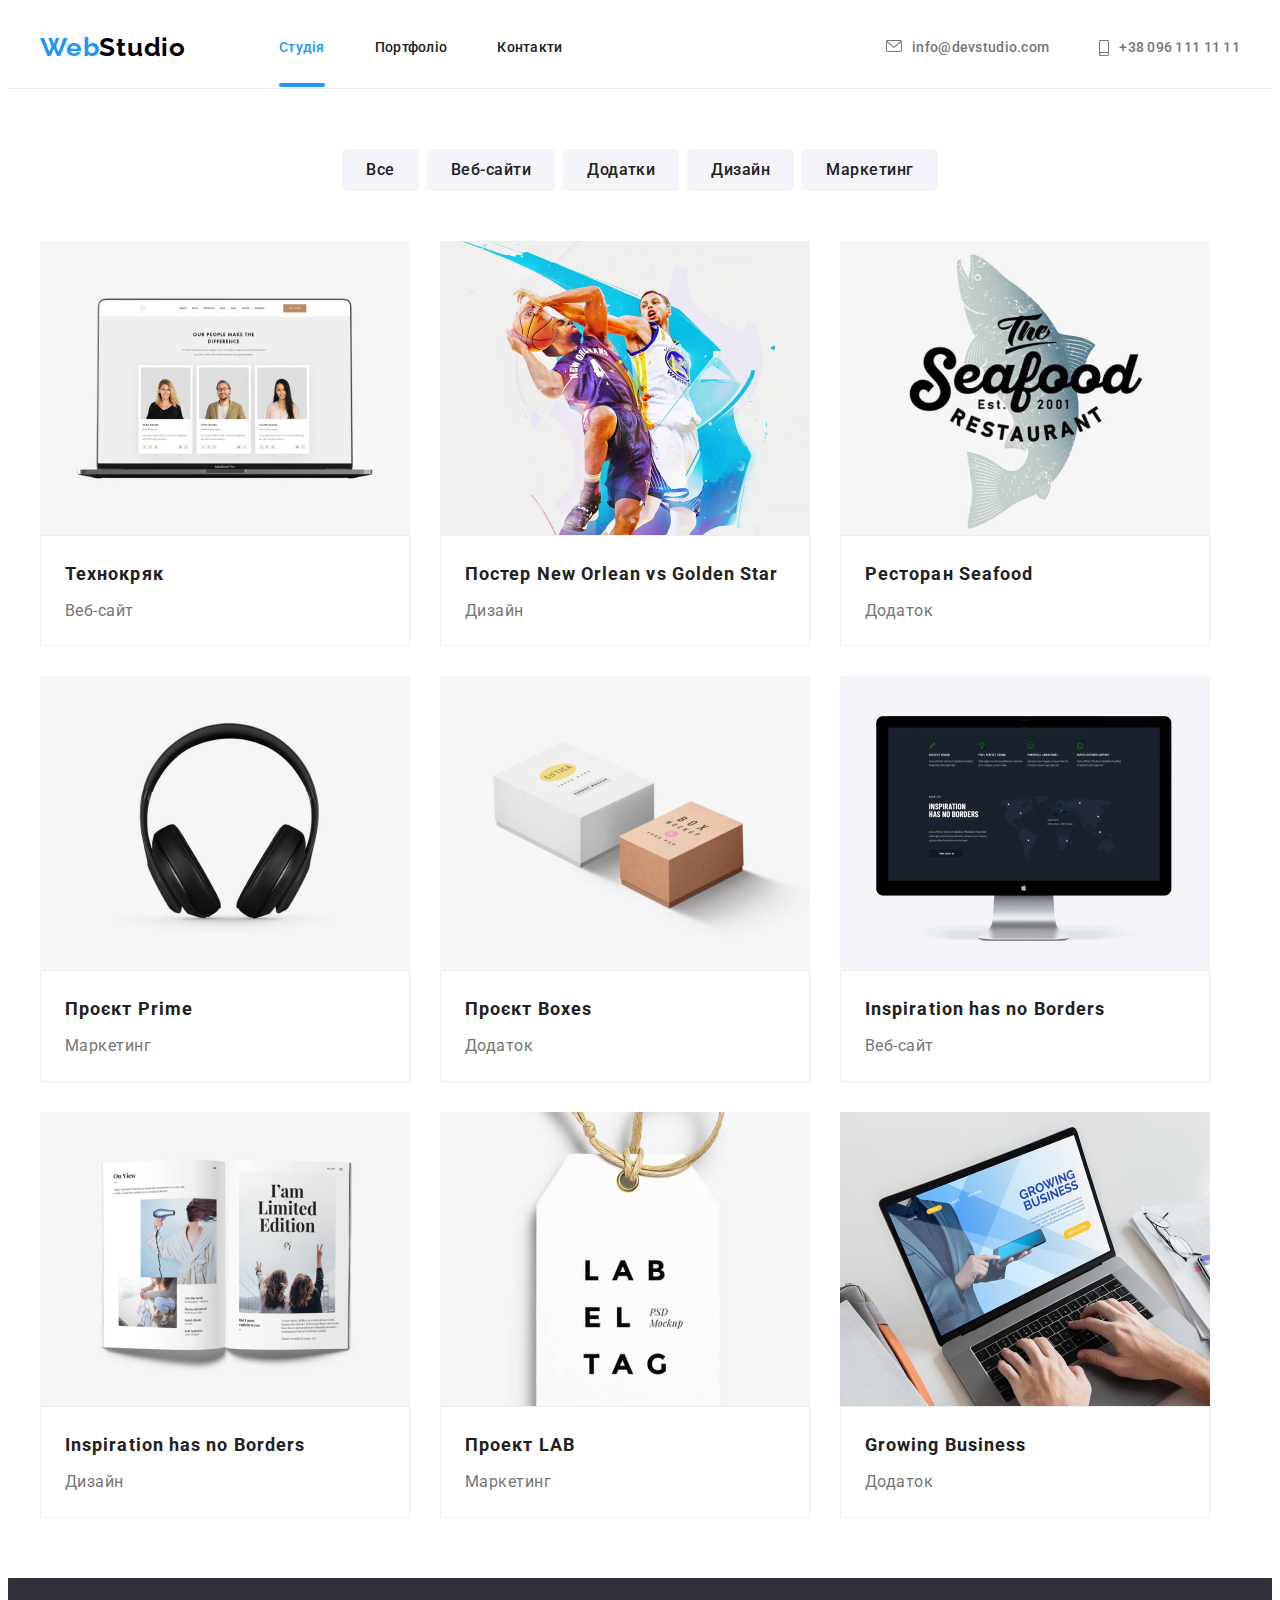
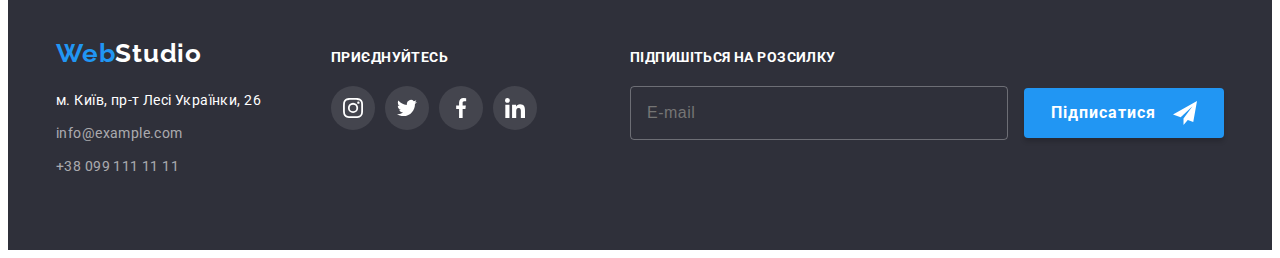
<file: portfolio.html>
<!DOCTYPE html>
<html lang="en">

<head>
    <meta charset="UTF-8">
    <meta http-equiv="X-UA-Compatible" content="IE=edge">
    <meta name="viewport" content="width=device-width, initial-scale=1.0">
    <title>Document</title>
    <link rel="stylesheet" href="https://cdnjs.cloudflare.com/ajax/libs/modern-normalize/1.1.0/modern-normalize.min.css"
        integrity="sha512-wpPYUAdjBVSE4KJnH1VR1HeZfpl1ub8YT/NKx4PuQ5NmX2tKuGu6U/JRp5y+Y8XG2tV+wKQpNHVUX03MfMFn9Q=="
        crossorigin="anonymous" referrerpolicy="no-referrer" />
    <link rel="preconnect" href="https://fonts.googleapis.com">
    <link rel="preconnect" href="https://fonts.gstatic.com" crossorigin>
    <link
        href="https://fonts.googleapis.com/css2?family=Raleway:wght@700&family=Roboto:wght@400;500;700;900&display=swap"
        rel="stylesheet">
    <link rel="stylesheet" href="./css/main.min.css" />
    <link rel="stylesheet" href="./css/styles.css">
</head>

<body>

    <!-- шапка сайта -->
<header class="header">
    <div class="container header__container">
        <a href="/" class="logo"><span class="header__logo">Web</span><span class="logo__part">Studio</span></a>

        <nav class="navigation header__navigation">
            <ul class="navigation__list list">
                <li class="navigation__item"><a href="./index.html"
                        class="navigation__link navigation__link--current link">Студія</a></li>
                <li class="navigation__item"><a href="./portfolio.html" class="navigation__link link ">Портфоліо</a>
                </li>
                <li class="navigation__item"><a href="./contacts.html" class="navigation__link link ">Контакти</a></li>
            </ul>
        </nav>
        <div class="connect">
            <ul class="connect__list list">
                <li class="connect__item">
                    <a href="mailto:info@devstudio.com">
                        <svg class="connect__icon" width="16px" height="12px">
                            <use href="./images/icons.svg#icon-envelopehover"></use>
                        </svg>

                        info@devstudio.com</a>
                </li>
                <li class="item">
                    <a href="tel:+380961111111">
                        <svg class="connect__icon" width="10px" height="16px">
                            <use href="./images/icons.svg#icon-smartphone2"></use>
                        </svg>
                        +38 096 111 11 11</a>
                </li>
            </ul>
        </div>

        <button type="button" class="menu-button menu-toggle js-open-menu" aril-expanded="false"
            aria-controls="mobile-menu">

            <svg width="40px" height="40px" aria-label=" Переключатель мобильного меню">

                <use class="mobile-menu__icon" href="./images/icons.svg#icon-menu_mb">_</use>
            </svg>
        </button>
    </div>
    <div class="menu-container js-menu-container" id="mobile-menu">
        <button type="button" class="menu-button menu-toggle js-close-menu" aria-controls="mobile-menu">
            <svg class="mobile-menu__icon" width="40" height="40" aria-label="Переключатель мобильного меню">
                <use class="icon-menu-close" href="./images/icons.svg#icon-menu_mb_close"></use>
            </svg>
        </button>

        <ul class="mobile-menu__nav">
            <li class="mobile-menu__item-nav">
                <a class="mobile-menu__link-nav mobile-menu__link-curent" href="./index.html">Студія</a>
            </li>
            <li class="mobile-menu__item-nav">
                <a class="mobile-menu__link-nav" href="./portfolio.html">Портфоліо</a>
            </li>
            <li class="mobile-menu__item-nav">
                <a href="" class="mobile-menu__link-nav">Контакти</a>
            </li>
        </ul>

        <ul class="mobile-menu__contacts">
            <li class="mobile-menu__item-contacts">
                <a href="tel:+380961111111" class="mobile-menu__link-phone">+38 096 111 11 11</a>
            </li>
            <li class="mobile-menu__item-contacts">
                <a href="mailto:info@devstudio.com" class="mobile-menu__link-email">info@devstudio.com</a>
            </li>
        </ul>

        <ul class="mobile-menu__socials">
            <li class="mobile-menu__item-socials">
                <a class="mobile-menu__link-socials" href="#" target="_blank" rel="noopener noreferrer">Instagram</a>
            </li>
            <li class="mobile-menu__item-socials">
                <a class="mobile-menu__link-socials" href="#" target="_blank" rel="noopener noreferrer">Twitter</a>
            </li>
            <li class="mobile-menu__item-socials">
                <a class="mobile-menu__link-socials" href="#" target="_blank" rel="noopener noreferrer">Facebook</a>
            </li>
            <li class="mobile-menu__item-socials">
                <a class="mobile-menu__link-socials" href="#" target="_blank" rel="noopener noreferrer">LinkedIn</a>
            </li>
        </ul>
    </div>


</header>

    <main class="main">
        <section class="section" 
        <div class="container__portfolio">
                <h1 class="visually__hidden">Приклади робіт</h1>
             <ul class="list buttons buttons__list">
                <li class="btn__item"><button type="button" class="portfolio__btn">Все</button></li>
                <li class="btn__item"><button type="button" class="portfolio__btn">Веб-сайти</button></li>
                <li class="btn__item"><button type="button" class="portfolio__btn">Додатки</button></li>
                <li class="btn__item"><button type="button" class="portfolio__btn">Дизайн</button></li>
                <li class="btn__item"><button type="button" class="portfolio__btn">Маркетинг</button></li>
                </ul>

            <div class="container portfolio">
                <ul class="list portfolio__list">
                    <li class="portfolio__card">
                        <a href="" class="link portfolio__link">
                            <div class="portfolio__thumb">
                            <img src="./images/website.jpg" width="370" alt="web-site">
                            <p class="portfolio__text">Ресурс пропонує комплексні пропозиції з різним рівнем функціоналу та сервісів. Все це дозволить відвідувачу отримати
                            вичерпні відомості про компанію чи приватну особу.</p>
                            </div>
                       
                        <div class="portfolio__container">
                        <h3 class="portfolio__title">Технокряк</h3>
                        <p class="portfolio__description">
                            Веб-сайт
                        </p>
                        </div>
                        </a>
                        </li>
                    <li class="portfolio__card">
                        <a href="" class="link portfolio__link">
                            <div class="portfolio__thumb">
                                <img src="./images/posterbasketball.jpg" width="370" alt="basketball">
                            <p class="portfolio__text">Ресурс пропонує комплексні пропозиції з різним рівнем функціоналу та сервісів. Все це дозволить відвідувачу отримати
                            вичерпні відомості про компанію чи приватну особу.</p>
                            </div>
                    <div class="portfolio__container">
                    <h3 class="portfolio__title">Постер New Orlean vs Golden Star</h3>
                    <p class="portfolio__description">Дизайн</p>
                    </div> 
                    </a>
                    </li>
                    <li class="portfolio__card">
                        <a href="" class="link portfolio__link">
                            <div class="portfolio__thumb">
                        <img src="./images/seafood.jpg" width="370" alt="poster-restourant">
                        <p class="portfolio__text">Ресурс пропонує комплексні пропозиції з різним рівнем функціоналу та сервісів. Все це дозволить
                            відвідувачу отримати
                            вичерпні відомості про компанію чи приватну особу.</p>
                        </div>
                        <div class="portfolio__container">
                        <h3 class="portfolio__title">Ресторан Seafood</h3>
                        <p class="portfolio__description">Додаток</p>
                        </div>
                        </a>
                    </li>
                    <li class="portfolio__card">
                        <a href="" class="link portfolio__link">
                            <div class="portfolio__thumb">
                        <img src="./images/headphones.jpg" width="370" alt="headphones">
                        <p class="portfolio__text">Ресурс пропонує комплексні пропозиції з різним рівнем функціоналу та сервісів. Все це дозволить
                            відвідувачу отримати
                            вичерпні відомості про компанію чи приватну особу.</p>
                        </div>
                        <div class="portfolio__container">
                            <h3 class="portfolio__title">Проєкт Prime</h3>
                            <p class="portfolio__description">Маркетинг</p>
                        </div>
                        </a>
                    </li>
                    <li class="portfolio__card">
                    <a href="" class="link portfolio__link">
                        <div class="portfolio__thumb">
                        <img src="./images/boxes.jpg" width="370" alt="boxes">
                        <p class="portfolio__text">Ресурс пропонує комплексні пропозиції з різним рівнем функціоналу та сервісів. Все це дозволить
                            відвідувачу отримати
                            вичерпні відомості про компанію чи приватну особу.</p>
                        </div>
                        <div class="portfolio__container">
                            <h3 class="portfolio__title">Проєкт Boxes</h3>
                            <p class="portfolio__description">Додаток</p>
                        </div>
                        </a>
                        </li>
                    <li class="portfolio__card">
                        <a href="" class="link portfolio__link">
                            <div class="portfolio__thumb">
                     <img src="./images/computer.jpg" width="370" alt="computer">
                    <p class="portfolio__text">Ресурс пропонує комплексні пропозиції з різним рівнем функціоналу та сервісів. Все це дозволить
                        відвідувачу отримати
                        вичерпні відомості про компанію чи приватну особу.</p>
                    </div>
                     <div class="portfolio__container">
                            <h3 class="portfolio__title">Inspiration has no Borders</h3>
                            <p class="portfolio__description">Веб-сайт</p>
                        </div>
                        </a>
                
                    </li>
                    <li class="portfolio__card">
                        <a href="" class="link portfolio__link">
                            <div class="portfolio__thumb">
                        <img src="./images/book.jpg" width="370" alt="book">
                        <p class="portfolio__text">Ресурс пропонує комплексні пропозиції з різним рівнем функціоналу та сервісів. Все це дозволить
                            відвідувачу отримати
                            вичерпні відомості про компанію чи приватну особу.</p>
                        </div>
                        <div class="portfolio__container">
                            <h3 class="portfolio__title">Inspiration has no Borders</h3>
                            <p class="portfolio__description">Дизайн</p>
                        </div>
                        </a>
                    </li>
                    <li class="portfolio__card">
                        <a href="" class="link portfolio__link">
                            <div class="portfolio__thumb">
                        <img src="./images/tag.jpg" width="370" alt="tag">
                        <p class="portfolio__text">Ресурс пропонує комплексні пропозиції з різним рівнем функціоналу та сервісів. Все це дозволить
                            відвідувачу отримати
                            вичерпні відомості про компанію чи приватну особу.</p>
                        </div>
                        <div class="portfolio__container">
                            <h3 class="portfolio__title">Проект LAB</h3>
                            <p class="portfolio__description">Маркетинг</p>
                        </div>
                        </a>
                    </li>
                    <li class="portfolio__card">
                        <a href="" class="link portfolio__link">
                            <div class="portfolio__thumb">
                        <img src="./images/laptop.jpg" width="370" alt="laptop">
                        <p class="portfolio__text">Ресурс пропонує комплексні пропозиції з різним рівнем функціоналу та сервісів. Все це дозволить
                            відвідувачу отримати
                            вичерпні відомості про компанію чи приватну особу.</p>
                        </div>
                        <div class="portfolio__container">
                            <h3 class="portfolio__title">Growing Business</h3>
                            <p class="portfolio__description">Додаток</p>
                        </div>
                        </a>
                    </li>
                </ul>
                </div>
        </div>
        </section>
    </main>
<footer class="footer">
    <div class="footer__container container">
        <div class="address">
            <div class="address__join">
                <a lang="en" class="address__logo footer__logo" href="./index.html"><span
                        class="address__logo--blue">Web</span>Studio
                </a>
                <ul class="address__list list">
                    <li>
                        <a target="_blank" class="address__link link"
                            href="https://www.google.com/maps/place/%D0%B1%D1%83%D0%BB.+%D0%9B%D0%B5%D1%81%D0%B8+%D0%A3%D0%BA%D1%80%D0%B0%D0%B8%D0%BD%D0%BA%D0%B8,+26,+%D0%9A%D0%B8%D0%B5%D0%B2,+02000/@50.4265807,30.5361971,17z/data=!3m1!4b1!4m5!3m4!1s0x40d4cf0e033ecbe9:0x57a4dffefec77da0!8m2!3d50.4265807!4d30.5383859">
                            м. Київ, пр-т Лесі Українки, 26
                        </a>
                    </li>
                    <li>
                        <a class="address__link address__mail" href="mailto:info@example.com">info@example.com</a>
                    </li>
                    <li>
                        <a class="address__link address__tel" href="tel:+380991111111">+38 099 111 11 11</a>
                    </li>
                </ul>
            </div>
            <!-- ПРИЄДНУЙТЕСЬ -->
            <div class="join footer__join">
                <p class="join__text">ПРИЄДНУЙТЕСЬ</p>
                <ul class="join__list">
                    <li class="join__item">
                        <a href="" class="join__link">
                            <svg class="join__icon" width="20" height="20">
                                <use href="./images/icons.svg#icon-instagram"></use>
                            </svg>
                        </a>
                    </li>
                    <li class="join__item">
                        <a href="" class="join__link link">
                            <svg class="join__icon" width="20" height="20">
                                <use href="./images/icons.svg#icon-twitter"></use>
                            </svg>
                        </a>
                    </li>
                    <li class="join__item">
                        <a href="" class="join__link link">
                            <svg class="join__icon" width="20" height="20">
                                <use href="./images/icons.svg#icon-facebook"></use>
                            </svg>
                        </a>
                    </li>
                    <li class="join__item">
                        <a href="" class="join__link link">
                            <svg class="join__icon" width="20" height="20">
                                <use href="./images/icons.svg#icon-linkedin"></use>
                            </svg>
                        </a>
                    </li>
                </ul>
            </div>
        </div>

        <!-- почта  -->

        <div class="mail footer__mail">
            <form action="#" class="mail__form">
                <p class="mail__text">Підпишіться на розсилку</p>
                <input type="email" class="mail__input" name="user-email" placeholder="E-mail" />

                <button type="submit" class="mail__btn cursor">
                    Підписатися
                    <svg class="mail__icon" width="24" height="24">
                        <use href="./images/icons.svg#icon-telegram"></use>
                    </svg>
                </button>
            </form>
        </div>
    </div>
</footer>
</body>

</html>
</file>
<file: css/styles.css>
p,
h1,
h2,
h3,
h4,
h5,
h6 {
    margin: 0;
}

ul,
ol {
    margin: 0;
    padding-left: 0;
}

body {
    font-family: "Roboto", sans-serif;
}



a {
    color: currentColor;
    text-decoration: none;
}

button {
    cursor: pointer;
}

img {
    display: block;
    max-width: 100%;
    height: auto;
}

.visually__hidden {
    position: absolute;
    width: 1px;
    height: 1px;
    margin: -1px;
    border: 0;
    padding: 0;
    white-space: nowrap;
    clip-path: inset(100%);
    clip: rect(0 0 0 0);
    overflow: hidden;
}


.list {
    list-style: none;
}

.link {
    text-decoration: none;
}

.container {
    width: 100%;
    padding-left: 15px;
    padding-right: 15px;
    margin: 0 auto;
}

@media screen and (min-width: 480px) {
    .container {
        max-width: 480px;
    }
}

@media screen and (min-width: 768px) {
    .container {
        max-width: 768px;
    }
}

@media screen and (min-width: 1200px) {
    .container {
        max-width: 1200px;
    }
}

.section {
    padding-top: 60px;
    padding-bottom: 60px;
}

@media screen and (min-width: 1200px) {
    .section {
        padding-top: 94px;
    }
}

/* --HEADER-- */

.header {
    height: 80px;
    background-color: #FFFFFF;
    border-bottom: 1px solid #ECECEC;
    font-weight: 500;
    font-size: 14px;
    line-height: 1.14;
}
@media screen and (min-width: 480px){
    .header{
        height: 60px;
    }
}
@media screen and (min-width: 768px){
    .header{
        height: 80px;
    }
    
}
@media  screen and (min-width: 1200px){
    .header{
        height: 80px;
    }
    
}

.header__container {
    display: flex;
    align-items: center;
}

.logo {
    font-family: 'Raleway';
    font-style: normal;
    font-weight: 700;
    font-size: 26px;
    line-height: 1.14;
    letter-spacing: 0.03em;
    color: #2196F3;
    text-decoration: none;
    padding: 24px 0;
    margin-top: 0;
    margin-bottom: 0;
    /* margin-right: 93px; */
}

@media screen and (min-width: 480px) {
    .logo {
        padding: 16px 0;
        /* margin-right: 276px; */
    }
}

@media screen and (min-width: 768px) {
    .logo {
        padding: 26px 0;
        margin-right: 88px;
    }
}

@media screen and (min-width: 1200px) {
    .logo {
        padding: 24px 0;
        margin-right: 93px;
    }
}

.header__logo {
    color: #2196F3;
}

.logo__part {
    color: #000000;
}


.navigation {
    color: #212121;
    font-size: 14px;
    line-height: 1.14;
    font-weight: 500;
    letter-spacing: 0.02em;
}

.header__navigation {
    display: flex;
    margin-right: 0;
    /* margin-left: 93px; */
    text-align: center;
    margin-bottom: 0;
    align-items: center;
}

.navigation__list {
    list-style: none;
    display: flex;
    padding: 0;
    /* margin-left: 93px; */

}

@media screen and (max-width: 767px) {
    .navigation__list {
        display: none;
    }
}

@media screen and (min-width: 768px) {
    .navigation__list {
        display: flex;
    }
}

.navigation__list .navigation__item:not(:last-child) {
    margin-right: 50px;
}

.navigation__link {
    align-items: center;
    display: flex;
    padding-top: 32px;
    padding-bottom: 32px;

    color: #212121;
    transition: color 250ms cubic-bezier(0.4, 0, 0.2, 1);
}

.navigation__link {
    font-weight: 500;
    font-size: 14px;
    line-height: 1.12;
    letter-spacing: 0.02em;
    color: #212121;
    text-decoration: none;
    display: block;

    transition: color 250ms cubic-bezier(0.4, 0, 0.2, 1);

}




.navigation__list .navigation__link:hover,
.navigation__list .navigation__link:focus {
    color: #2196F3;
}


.navigation__item {
    position: relative;
    margin-right: 50px;
}

.navigation__link--current::after {
    content: "";
    position: absolute;
    bottom: 0;
    left: 0;
    margin-bottom: 1px;
    width: 100%;
    height: 4px;
    border-radius: 2px;
    background-color: #2196F3;

}

@media screen and (max-width: 767px){
    .navigation__link--current::after{
        margin-bottom: 20px;
    }
    
}
@media screen and (min-width: 1200px){
    .navigation__link--current::after{
        margin-bottom: 1px;
    }
}

.navigation__link--current {
    color: #2196F3;
}



.connect {
    margin-left: auto;
}

.connect__list {
    display: flex;
}

@media screen and (max-width: 767px) {
    .connect__list {
        display: none;
    }
}

@media screen and (min-width: 768px) and (max-width: 1199px) {
    .connect__list {
        display: flex;
        align-items: flex-start;
        flex-direction: column;
    }
}

@media screen and (min-width: 1200px) {
    .connect__list {
        display: flex;
        align-items: center;
    }
}

.connect__list .connect__item:not(:last-child) {
    margin-right: 50px;
}

@media screen and (max-width: 1199px) {
    .connect__item:not(:last-child) {
        margin-bottom: 10px;
    }
}

@media screen and (min-width: 1200px) {
    .connect__item:not(:last-child) {
        margin-right: 30px;
    }
}

.connect__list a {
    color: #757575;
    display: flex;
    font-weight: 500;
    font-size: 14px;
    line-height: 1.14;
    letter-spacing: 0.02em;
    text-decoration: none;
    transition: color 250ms cubic-bezier(0.4, 0, 0.2, 1);
}

.connect__list a:hover,
.connect__list a:focus {
    color: #2196f3;
}

.connect__icon {
    fill: currentColor;
    margin-right: 10px;
}


.connect__item:first-child {
    margin-left: 0px;
}



/* --HERO-- */


.hero {
    max-width: 1600px;
    padding-top: 200px;
    padding-bottom: 200px;
    text-align: center;
    background-image: linear-gradient(rgba(47, 48, 58, 0.4), rgba(47, 48, 58, 0.4)), url(../images/Header\ img@1xsmall.jpg);
    background-repeat: no-repeat;
    background-position: center;
    background-size: cover;
    margin: 0 auto;
}

@media screen and (min-width: 480px) {
    .hero {
        background-image: linear-gradient(rgba(47, 48, 58, 0.4), rgba(47, 48, 58, 0.4)), url(../images/Header\ img@1xsmall.jpg);
    
    }
}

@media screen and (min-width: 480px) and (min-device-pixel-ratio: 2),
screen and (min-width: 480px) and (min-resolution: 192dpi),
screen and (min-width: 480px) and (min-resolution: 2dppx) {
    .hero {
        background-image: linear-gradient(rgba(47, 48, 58, 0.4), rgba(47, 48, 58, 0.4)), url(../images/Header\ img@2xsmall.jpg);
    max-width: 480px;
    height: 400px;
        padding: 118px 0;
    
    }
}

@media screen and (min-width: 768px) {
    .hero {
        background-image: linear-gradient(rgba(47, 48, 58, 0.4), rgba(47, 48, 58, 0.4)), url(../images/Header\ img1x@medium.jpg);
    
    }
}

@media screen and (min-width: 768px) and (min-device-pixel-ratio: 2),
screen and (min-width: 768px) and (min-resolution: 192dpi),
screen and (min-width: 768px) and (min-resolution: 2dppx) {
    .hero {
        background-image: linear-gradient(rgba(47, 48, 58, 0.4), rgba(47, 48, 58, 0.4)), url(../images/Header\ img@2xmedium.jpg);
    max-width: 768px;
        height: 400px;
        padding: 118px 0;
    }
}

@media screen and (min-width: 1200px) {
    .hero {
        background-image: linear-gradient(rgba(47, 48, 58, 0.4), rgba(47, 48, 58, 0.4)), url(../images/Img@1xlarge.jpg);
        padding-top: 200px;
        padding-bottom: 200px;
        height: 600px;
    }
}

@media screen and (min-width: 1200px) and (min-device-pixel-ratio: 2),
screen and (min-width: 1200px) and (min-resolution: 192dpi),
screen and (min-width: 1200px) and (min-resolution: 2dppx) {
    .hero {
        background-image: linear-gradient(rgba(47, 48, 58, 0.4), rgba(47, 48, 58, 0.4)), url(../images/Img@2xlarge.jpg);
    max-width: 1600px;
    height: 2928px;
    }
}

.hero__title {
    display: block;
    margin-top: 0;
    margin-bottom: 30;
    margin-left: auto;
    margin-right: auto;
    max-width: 696px;
    font-weight: 900;
    font-size: 44px;
    line-height: 1.36;
    letter-spacing: 0.06em;
    text-transform: uppercase;
    color: #FFFFFF;
}

@media screen and (max-width: 1200px) {
    .hero__title {
        max-width: 360px;
        max-height: 120px;
        font-size: 26px;
        line-height: 1.14;
        font-weight: 900;
        letter-spacing: 0.06em;
    }
}

.hero__btn {
    border-radius: 4px;
    font-family: 'Roboto';
    font-style: normal;
    font-weight: 700;
    font-size: 16px;
    line-height: 1.33;
    display: inline-block;
    align-items: center;
    text-align: center;
    letter-spacing: 0.06em;
    color: #FFFFFF;
    padding: 10px 32px;
    box-shadow: 0px 4px 4px 0 rgba(0, 0, 0, 0.15);
    cursor: pointer;
    background-color: #2196F3;
    border-color: #2196F3;
    margin-top: 30px;

    transition: color 250ms cubic-bezier(0.4, 0, 0.2, 1);
}

.hero__btn:hover,
.hero__btn:focus {
    background-color: #2196F3;
    color: #ffff;
}

/* --ABOUT-- */

.section {
    padding-top: 60px;
}


.feature__list {
    display: block;
    /* flex-wrap: wrap; */
}

@media screen and (min-width: 768px) {
    .feature__list {
        gap: 30px;
        display: flex;
        flex-wrap: wrap;
    }
}



.feature__item {
       gap: 30px;
}


@media screen and (max-width: 767px) {
    .feature__item:not(:last-child) {
        margin-bottom: 30px;
    }
}

@media screen and (min-width: 480px) {
    .feature__item {
        width: 450px;
    }
}

@media screen and (min-width: 768px) {
    .feature__item {
        width: calc((100% - 30px) / 2);
        margin-bottom: 0;
    }
}

@media screen and (min-width: 1200px) {
    .feature__item {
        width: calc((100% - 90px) / 4);
    }
}

.feature__title {
    font-weight: 700;
    font-size: 14px;
    line-height: 1.2;
    letter-spacing: 0.03em;
    text-transform: uppercase;
    color: #212121;
    text-align: center;
    padding-bottom: 10px;
}

@media screen and (min-width: 768px) {
    .feature__title {
        text-align: start;
    }
}

.feature__text {
    font-family: Roboto;
    font-style: regular;
    font-weight: 400;
    font-size: 14px;
    line-height: 1.71;
    letter-spacing: 0.03em;
    align-items: center;
    text-align: left;
    color: #757575;
}


.feature__box {
    /* width: 270px; */
    height: 120px;
    border-radius: 4px;
    background-color: #F5F4FA;
    margin-bottom: 30px;
    display: flex;
    justify-content: center;
    align-items: center;
}

@media screen and (min-width: 480px) {
    .feature__box {
        width: 450px;
    }
}

@media screen and (min-width: 768px) {
    .feature__box {
        width: 354px;
    }
}

@media screen and (min-width: 1200px) {
    .feature__box {
        width: 270px;
    }
}

/* --DETAILS-- */



@media screen and (max-width: 1199px) {
    .work {
        display: none;
    }
}


.section__title {
    font-weight: 700;
    font-size: 36px;
    line-height: 1.2;
    text-align: center;
    letter-spacing: 0.03em;
    color: #212121;
    margin-bottom: 50px;
}
@media screen and (max-width: 1200px) {
    .section__title {
        font-size: 36px;
        line-height: 1.2;
    }
}

@media screen and (max-width:480px){
.section__title{
    font-size: 26px;
    line-height: 1.18;
}
}
@media screen and (max-width:768px) {
    .section__title{
        font-size: 26px;
            line-height: 1.18;
    }
    
}
    


    

.services {
    display: flex;
    flex-wrap: wrap;
    margin: 0;
    padding-left: 0;
}

.services__item {
    width: 370px;
    margin-right: 30px;
}

.services__item:nth-child(3) {
    margin-right: 0;
}

.services__box {
    position: relative;
}

.services__text {
    position: absolute;
    display: flex;

    bottom: 0;
    left: 0;

    width: 370px;
    height: 70px;
    margin: 0;

    font-weight: 700;
    font-size: 14px;
    line-height: 1.14;
    letter-spacing: 0.03em;
    text-transform: uppercase;

    align-items: center;
    justify-content: center;

    color: #FFFFFF;
    background-color: rgba(47, 48, 58, 0.8);
}


/* --TEAM-- */



.team {
    padding-top: 60px;
    padding-bottom: 60px;
    background: #F5F4FA;
}



.section__title {
    font-weight: 700;
    font-size: 36px;
    line-height: 1.14;
    text-align: center;
    letter-spacing: 0.03em;
    color: #212121;
    margin-bottom: 50px;
}

@media screen and (min-width: 1200px) {
    .section__title {
        font-size: 26px;
        font-weight: 700;
        line-height: 1.14;
        letter-spacing: 0.03em;
        text-align: center;
        margin-bottom: 50px;
    }
}

.team__list {
    display: block;
    flex-direction: row;
    margin: 0;
    padding-left: 0;
}

@media screen and (min-width: 768px) {
    .team__list {
        gap: 30px;
        display: flex;
        flex-wrap: wrap;
    }
}

.team__item {
    background: #FFFFFF;
    box-shadow: 0px 1px 3px rgba(0, 0, 0, 0.12), 0px 1px 1px rgba(0, 0, 0, 0.14), 0px 2px 1px rgba(0, 0, 0, 0.2);
    border-radius: 0px 0px 4px 4px;
}

@media screen and (max-width: 767px) {
    .team__item:not(:last-child) {
        margin-bottom: 30px;
    }
}

@media screen and (min-width: 768px) {
    .team__item {
        width: calc((100% - 30px) / 2);
        margin-bottom: 0;
    }
}

@media screen and (min-width: 1200px) {
    .team__item {
        width: calc((100% - 90px) / 4);
    }
}

.team__title {
    font-weight: 500;
    font-size: 16px;
    line-height: 1.14;
    letter-spacing: 0.03em;
    text-align: center;
    color: #212121;
}

.team__text {
    font-weight: 400;
    font-size: 16px;
    line-height: 1.14;
    letter-spacing: 0.03em;
    text-align: center;
    color: #757575;
    margin-top: 10px;
    margin-bottom: 16px;
}

.team__container {
    padding-top: 30px;
    padding-bottom: 30px;
}

@media screen and (min-width: 1200px) {
    .team__container {
        padding-bottom: 30px;
    }
}

.socials {
    display: flex;
    justify-content: center;
    gap: 10px;
}



.socials__icon {
    fill: #AFB1B8;
    transition: fill 250ms cubic-bezier(0.4, 0, 0.2, 1);
}

.socials__link {
    display: flex;
    align-items: center;
    justify-content: center;
    width: 44px;
    height: 44px;
    border-radius: 50%;
    background-color: #ffffff;
    transition: background-color 250ms cubic-bezier(0.4, 0, 0.2, 1);
}

.socials__link:hover .socials__icon,
.socials__link:focus .socials__icon {
    /* background-color: #2196F3; */
    fill: #FFFFFF;
}

.socials__link:hover,
.socials__link:focus {
    background-color: #2196F3;
}

/*--CLIENTS--*/

.clients__section {
    padding-top: 60px;
    padding-bottom: 60px;
}

.section__title {
    font-family: Roboto;
    font-weight: 700;
    font-size: 36px;
    line-height: 1.16;
    letter-spacing: 0.03em;
    text-align: center;
    color: #212121;
    margin-bottom: 50px;
}
@media screen and (max-width:480px) {
   .section__title {
    font-size: 26px;
    line-height: 1.14;
   }
    
}
@media screen and (min-width: 1200px) {
    .section__title {
        font-size: 36px;
        font-weight: 700;
        line-height: 1.17;
        letter-spacing: 0.03em;
        text-align: center;
        margin-bottom: 50px;
    }
}

.clients {
    display: flex;
    justify-content: center;
    flex-wrap: wrap;
    gap: 30px;

}


@media screen and (min-width: 768px) {
    .clients {
        justify-content: space-between;
        flex-wrap: wrap;
        gap: 30px;
    }
}

@media screen and (min-width: 1200px) {
    .clients {
        flex-wrap: nowrap;
        gap: 30px;
    }
}



.clients__item {
    width: calc((100% - 30px) / 2);
}

@media screen and (min-width: 480px){
    .clients__item {
        flex-basis: 210px;
    }
}
@media screen and (min-width: 768px) {
    .clients__item {
        flex-basis: calc((100% - 60px) / 3);
    }
}

@media screen and (min-width: 1200px) {
    .clients__item {
        flex-basis: calc((100% - 150px) / 6);
    }
}

.clients__link {
    background: #fff;
    /* width: 170px; */
    height: 92px;
    border: 1px solid #AFB1B8;
    border-radius: 4px;
    display: flex;
    align-items: center;
    justify-content: center;
    color: #AFB1B8;

    transition: color 250ms cubic-bezier(0.4, 0, 0.2, 1),
        border 250ms cubic-bezier(0.4, 0, 0.2, 1);
}

.clients__link:hover,
.clients__link:focus {
    color: #2196F3;
    border: 1px solid #2196F3;
}

.clients__link {
    fill: currentColor;
}






/* --FOOTER-- */


.footer {
    background-color: #2f303a;
    padding: 60px 0;
}

@media screen and (min-width: 1200px) {
    .footer__container {
        display: flex;
        align-items: baseline;
        justify-content: center;
    }
}

@media screen and (min-width: 768px) and (max-width: 1199px) {
    .address__join {
        width: 50%;
    }
}

@media screen and (min-width: 1200px) {
    .address__join {
        text-align: left;
    }
}

.footer__logo {
    margin-bottom: 20px;
}

.address {
    text-align: center;
}

@media screen and (min-width: 768px) {
    .address {
        display: flex;
        flex-direction: row;
        align-items: baseline;
    }
}

.address__logo {
    font-size: 26px;
    line-height: 1.19;
    font-weight: 700;
    letter-spacing: 0.03em;
    display: inline-block;
    color: #ffffff;
    font-family: "raleway";
    font-style: normal;
    text-decoration: none;
}

.address__logo--blue {
    color: #2196F3;
}

.address__link {
    font-size: 14px;
    line-height: 1.71;
    letter-spacing: 0.03em;
    color: #ffffff;
    font-family: "roboto";
    text-decoration: none;
    display: inline-block;
    transition-property: color;
    transition-duration: 250ms;
    transition-timing-function: cubic-bezier(0.4, 0, 0.2, 1);
    transition-delay: 0ms;
}

.address__link:hover,
.address__link:focus {
    color: #2196F3;
    outline: none;
}

.address__list :not(:last-child) {
    margin-bottom: 9px;
}

.address__list {
    margin-bottom: 60px;
}

@media screen and (min-width: 1200px) {
    .address__list {
        margin-bottom: 0;
        margin-right: 70px;
    }
}

.address__mail,
.address__tel {
    color: rgba(255, 255, 255, 0.6);
    font-family: "Roboto";
    font-style: normal;
    font-weight: 400;
    font-size: 14px;
    line-height: 1.71;
    letter-spacing: 0.03em;
    text-decoration: none;
}

.footer__join {
    margin-bottom: 60px;
}

@media screen and (min-width: 768px) and (max-width: 1199px) {
    .footer__join {
        width: 50%;
    }
}

@media screen and (min-width: 1200px) {
    .footer__join {
        text-align: left;
    }
}

.join__text {
    font-size: 14px;
    line-height: 1.14;
    font-weight: 700;
    letter-spacing: 0.03em;
    text-transform: uppercase;
    color: #ffffff;
    margin-bottom: 20px;
}

.join__list {
    display: flex;
    justify-content: center;
    align-items: center;
    list-style: none;
}

.join__list :not(:last-child) {
    margin-right: 10px;
}

.join__link {
    width: 44px;
    height: 44px;
    border-radius: 50%;
    background-color: rgba(255, 255, 255, 0.1);
    display: flex;
    justify-content: center;
    align-items: center;
    fill: #ffffff;
    transition-property: background-color;
    transition-duration: 250ms;
    transition-timing-function: cubic-bezier(0.4, 0, 0.2, 1);
    transition-delay: 0ms;
}

.join__link:hover,
.join__link:focus {
    background-color: #2196F3;
    outline: none;
}

@media screen and (min-width: 768px) and (max-width: 1199px) {
    .footer__mail {
        text-align: center;
    }
}

@media screen and (min-width: 1200px) {
    .footer__mail {
        margin-left: 93px;
    }
}

.mail__text {
    font-size: 14px;
    line-height: 1.14;
    font-weight: 700;
    letter-spacing: 0.03em;
    text-transform: uppercase;
    color: #ffffff;
    margin-bottom: 20px;
}

@media screen and (max-width: 768px) {
    .mail__text {
        text-align: center;
    }
}

.mail__link {
    margin-left: 12px;
}

@media screen and (max-width: 1199px) {
    .mail__form {
        display: flex;
        flex-direction: column;
        align-items: center;
    }
}

.mail__btn {
    font-size: 16px;
    line-height: 1.88;
    font-weight: 700;
    letter-spacing: 0.06em;
    display: inline-flex;
    align-items: center;
    text-align: center;
    justify-content: space-evenly;
    margin-left: 12px;
    padding: 10px;
    color: #ffffff;
    background-color: #2196F3;
    border: none;
    font-family: "Roboto", "sans-serif";
    border-radius: 4px;
    min-width: 200px;
    transition-property: background-color;
    transition-duration: 250ms;
    transition-timing-function: cubic-bezier(0.4, 0, 0.2, 1);
    transition-delay: 0ms;
    box-shadow: 0px 4px 4px rgba(0, 0, 0, 0.15);
}

.mail__btn:hover,
.mail__btn:focus {
    background-color: #188ce8;
    outline: none;
}

.mail__input {
    font-size: 16px;
    line-height: 1.25;
    letter-spacing: 0.03em;
    width: 100%;
    min-height: 50px;
    margin-bottom: 20px;
    outline: none;
    background-color: transparent;
    border: 1px solid rgba(255, 255, 255, 0.3);
    border-radius: 4px;
    align-items: center;
    color: rgba(255, 255, 255, 0.6);
    padding-left: 16px;
}

@media screen and (min-width: 480px) {
    .mail__input {
        width: 450px;
    }
}

@media screen and (min-width: 1200px) {
    .mail__input {
        width: 358px;
        margin-bottom: 0;
    }
}

.mail__icon {
    fill: #ffff;
}

/* ---MAIN--- */

.container__portfolio {
    width: 1200px;
    padding-left: 15px;
    padding-right: 15px;
    margin-left: auto;
    margin-right: auto;
}



.buttons__list {
    display: flex;
    flex-wrap: wrap;
    margin-bottom: 50px;
    justify-content: center;
    /* gap: 30px; */
}


.portfolio__btn {
    font-family: 'Roboto';
    font-style: normal;
    font-weight: 500;
    font-size: 16px;
    line-height: 1.6;
    text-align: center;
    align-items: center;
    letter-spacing: 0.03em;
    color: rgba(33, 33, 33, 1);
    background-color: rgba(245, 244, 250, 1);
    border-radius: 4px;
    border-color: transparent;
    padding: 6px 22px;
    gap: 8px;


    transition: background-color 250ms cubic-bezier(0.4, 0, 0.2, 1),
        color 250ms cubic-bezier(0.4, 0, 0.2, 1),
        box-shadow 250ms cubic-bezier(0.4, 0, 0.2, 1);
}




.btn__item {
    margin-right: 8px;
}

.btn__item:last-child {
    margin-right: 0px;
}
@media screen and (min-width768) {
    .btn__item {
        width: calc((100% - 30px) / 2);
    }
}

.portfolio__btn:hover,
.portfolio__btn:focus {
    opacity: 8;
    cursor: pointer;
    background-color: #2196F3;
    color: #FFFFFF;
}


.portfolio__list {
    display: flex;
    flex-wrap: wrap;
    gap: 30px;
    padding: 0;
    margin: 0;
}




.portfolio__card {
    width: 370px;
    /* margin-right: 30px;
    margin-bottom: 30px; */
}




.portfolio__container {
    padding: 20px 24px 20px 24px;
    border: 1px solid #eeeeee;
}

.portfolio__link {
    display: block;
    transition: box-shadow 250ms cubic-bezier(0.4, 0, 0.2, 1);
}

.portfolio__link:hover,
.portfolio__link:focus {
    box-shadow: 0px 1px 1px rgba(0, 0, 0, 0.12), 0px 4px 4px rgba(0, 0, 0, 0.06), 1px 4px 6px rgba(0, 0, 0, 0.16);
}

.portfolio__link:hover .portfolio__text,
.portfolio__link:focus .portfolio__text,
.portfolio__link:active .portfolio__text {
    transform: translateY(0);
}

.portfolio__thumb {
    position: relative;
    overflow: hidden;
}

.portfolio__text {
    position: absolute;

    top: 0;
    left: 0;

    width: 100%;
    height: 100%;
    margin: 0;
    padding-top: 64px;
    padding-bottom: 64px;
    padding-left: 24px;
    padding-right: 24px;

    font-weight: 400;
    font-size: 18px;
    line-height: 1.55;

    letter-spacing: 0.03em;

    color: #FFFFFF;
    background-color: rgba(33, 150, 243, 0.9);

    transform: translateY(100%);
    transition: transform 250ms cubic-bezier(0.4, 0, 0.2, 1);

    overflow: auto;
}





.portfolio__title {
    font-weight: 700;
    font-size: 18px;
    line-height: 2;
    letter-spacing: 0.06em;
    color: #212121;
    margin-bottom: 4px;
}

.portfolio__description {
    font-weight: 400;
    font-size: 16px;
    line-height: 1.86;
    letter-spacing: 0.03em;
    color: #757575;
}


.backdrop {
    position: fixed;
    top: 0;
    left: 0;
    width: 100vw;
    height: 100vh;

    opacity: 1;

    background-color: rgba(0, 0, 0, 0.2);

    transition: opacity 250ms cubic-bezier(0.4, 0, 0.2, 1),
        visibility 250ms cubic-bezier(0.4, 0, 0.2, 1);
}

.is-hidden {
    opacity: 0;
    visibility: hidden;
    pointer-events: none;
}

.backdrop.is-hidden .modal {
    transform: translate(-50%, -50%) scale(0.5);
}

.modal {
    padding: 40px;
    position: absolute;
    top: 50%;
    left: 50%;

    width: 320px;
    min-height: 581px;
    border-radius: 4px;
    transform: translate(-50%, -50%) scale(1);
    transition: transform 250ms cubic-bezier(0.4, 0, 0.2, 1);

    background-color: #FFFFFF;
    box-shadow: 0px 1px 3px rgba(0, 0, 0, 0.12), 0px 1px 1px rgba(0, 0, 0, 0.14),
        0px 2px 1px rgba(0, 0, 0, 0.2);
}

@media screen and (min-width: 480px) {
    .modal {
        width: 450px;
        height: 609px;
    }
}

@media screen and (min-width: 1200px) {
    .modal {
        width: 528px;
        height: 581px;
    }
}

.modal__close {
    position: absolute;
    width: 30px;
    height: 30px;

    top: 8px;
    right: 8px;
    border-radius: 50%;

    border: 1px solid rgba(0, 0, 0, 0.1);
    background-color: transparent;
    cursor: pointer;
}

.modal__close:hover,
.modal__close:focus {
    fill: #2196F3;
    cursor: pointer;
}

.modal__close-icon {
    position: absolute;
    top: 50%;
    left: 50%;

    transform: translate(-50%, -50%);
}


.visually-hidden {
    position: absolute;
    white-space: nowrap;
    width: 1px;
    height: 1px;
    overflow: hidden;
    border: 0;
    padding: 0;
    clip: rect(0 0 0 0);
    clip-path: inset(50%);
    margin: -1px;
}


.modal__title {
    text-align: center;
    font-weight: 700;
    font-size: 20px;
    line-height: 1.15;
    text-align: center;
    letter-spacing: 0.03em;
    display: block;
    color: rgba(33, 33, 33, 1);
    margin-bottom: 12px;
}

@media screen and (min-width: 480px) {
    .modal__title {
        font-size: 20px;
        font-weight: 700;
        line-height: 1.15;
        letter-spacing: 0.03em;
        text-align: center;
    }
}

.form__field {
    margin-bottom: 10px;
}

.form-input {
    width: 100%;
    height: 40px;
    border: 1px solid rgba(33, 33, 33, 0.2);
    border-radius: 4px;
    padding-left: 42px;
    color: rgba(33, 33, 33, 0.2);
    font-weight: 400;
    cursor: pointer;
    outline: transparent;
    transition: border-color 250ms cubic-bezier(0.4, 0, 0.2, 1);
}

.form-input:hover,
.form-input:focus {
    border-color: rgba(33, 150, 243, 1);
}

.form-input:hover+.input__icon,
.form-input:focus+.input__icon {
    fill: rgba(33, 150, 243, 1);
}

.form__label {
    font-size: 12px;
    line-height: 1.17;
    letter-spacing: 0.01em;
    display: block;
    margin-bottom: 4px;
    color: rgba(117, 117, 117, 1);
}

.input__box {
    position: relative;
    /* margin-top: 4px; */
}

.input__icon {
    position: absolute;
    left: 12px;
    top: 50%;
    transform: translateY(-50%);
    color: rgba(33, 33, 33, 1);

    transition: fill 250ms cubic-bezier(0.4, 0, 0.2, 1);
}

.form__comment {
    width: 100%;
    height: 120px;
    border: 1px solid rgba(33, 33, 33, 0.2);
    border-radius: 4px;
    resize: none;
    padding: 12px 16px;
    margin-bottom: 20px;
    outline: transparent;
    display: block;

    font-weight: 400;
    font-size: 14px;
    line-height: 1.14;
    letter-spacing: 0.01em;
    color: rgba(33, 33, 33, 1);

    transition: border-color 250ms cubic-bezier(0.4, 0, 0.2, 1);
}

.form__comment:hover,
.form__comment:focus {
    border-color: rgba(33, 150, 243, 1);
}

.form__comment::placeholder {
    font-weight: 400;
    font-size: 14px;
    line-height: 1.14;
    letter-spacing: 0.01em;
    color: rgba(117, 117, 117, 0.5);
}

.check__box {
    margin-bottom: 30px;
}

.form__check:checked+.policy__text span {
    background-color: rgba(33, 150, 243, 1);
    border: none;
}

.policy__text span {
    transition: border-color 250ms cubic-bezier(0.4, 0, 0.2, 1);
}

.form__check:focus+.policy__text span {
    border-color: rgba(33, 150, 243, 1);
}

.form__check:checked+.policy__text .check__icon {
    fill: #ffffff;
}

.check__icon {
    fill: transparent;
}

.policy__text {
    font-weight: 400;
    font-size: 14px;
    line-height: calc(24 / 14);
    letter-spacing: 0.03em;
    color: rgba(117, 117, 117, 1);

    display: flex;
    align-items: center;
    justify-content: center;
}

@media screen and (max-width: 479px) {
    .policy__text {
        flex-wrap: wrap;
        align-items: flex-start;
        font-size: 10px;
        line-height: 1.17;
    }
}

@media screen and (min-width: 480px) {
    .policy__text {
        font-size: 12px;
        line-height: 1.17;
        letter-spacing: 0.03em;
    }
}

@media screen and (min-width: 1200px) {
    .policy__text {
        font-size: 14px;
        line-height: 1.7;
        letter-spacing: 0.03em;
    }
}

.policy__text span {
    display: flex;
    align-items: center;
    justify-content: center;
    width: 12px;
    height: 11px;
    margin-right: 5px;
    border: 2px solid rgba(33, 33, 33, 1);
    border-radius: 2px;
    transition: border-color 250ms cubic-bezier(0.4, 0, 0.2, 1);
}

@media screen and (min-width: 480px) {
    .policy__text span {
        width: 16px;
        height: 15px;
        margin-right: 9px;
    }
}


.form__text {
    font-weight: 400;
    font-size: 14px;
    line-height: calc(24 / 14);
    letter-spacing: 0.03em;
    text-decoration-line: underline;
    color: rgba(33, 150, 243, 1);
}

@media screen and (min-width: 480px) {
    .form__text {
        font-size: 12px;
        line-height: 1;
        letter-spacing: 0.03em;
        border-bottom: 1px solid #2196f3;
        text-decoration: none;
    }

}

@media screen and (min-width: 1200px) {
    .form__text {
        font-size: 14px;
        line-height: 1;
        letter-spacing: 0.03em;
    }
}

.form__btn {
    width: 200px;
    height: 50px;
    background: rgba(33, 150, 243, 1);
    box-shadow: 0px 4px 4px rgba(0, 0, 0, 0.15);
    border-radius: 4px;
    border: none;
    display: block;
    margin: 0 auto;

    font-family: inherit;
    font-weight: 700;
    font-size: 16px;
    line-height: 30px;
    color: #ffffff;

    transition: background-color 250ms cubic-bezier(0.4, 0, 0.2, 1);
}

.form__btn:hover,
.form__btn:focus {
    background-color: rgba(24, 140, 232, 1);
}

.menu-toggle {
    min-height: 40px;
    min-width: 40px;
    display: -webkit-box;
    display: -ms-flexbox;
    display: flex;
    -webkit-box-align: center;
    -ms-flex-align: center;
    align-items: center;
    -webkit-box-pack: center;
    -ms-flex-pack: center;
    justify-content: center;
    margin-left: auto;
    padding: 0;
    background-color: transparent;
    cursor: pointer;
    border: none;
    border-radius: 50%;
    outline: none;
}

.icon-cross {
    display: none;
}

.menu-toggle.js-open-menu .icon-cross {
    display: block;
}

.menu-toggle.js-open-menu .icon-menu {
    display: none;
}

@media (min-width: 768px) {
    .menu-toggle {
        display: none;
    }
}

.menu-toggle:hover,
.menu-toggle:focus {
    background-color: rgba(0, 0, 0, 0.1);
}
.menu-container {
    position: fixed;
    top: 0;
    left: 0;
    width: 100%;
    height: 100%;
    padding: 48px 40px;
    background-color: #FFFFFF;
    z-index: 999;
    -webkit-transform: translateX(100%);
    transform: translateX(100%);
    -webkit-transition: -webkit-transform 250ms ease-in-out;
    transition: -webkit-transform 250ms ease-in-out;
    transition: transform 250ms ease-in-out;
    transition: transform 250ms ease-in-out, -webkit-transform 250ms ease-in-out;
    display: flex;
    flex-direction: column;
}

/* .menu-container.is-open {
    -webkit-transform: translateX(0);
    transform: translateX(0);
} */

.menu-container .menu-toggle {
    position: absolute;
    top: 16px;
    right: 16px;
    color: #fff;
}
.menu-container .is-hidden {
    -webkit-transform: translate(0, 0) scale(0);
    transform: translate(0, 0) scale(0);
}

.is-hidden {
    opacity: 0;
    pointer-events: none;
    visibility: hidden;
}

.mobile-menu {
    padding: 0;
    margin: 0;
    list-style: none;
}

.mobile-menu .link {
    display: block;
    padding: 10px;
    color: #212121;
    text-decoration: none;
}


.menu-container.is-open {
    -webkit-transform: translateX(0);
    transform: translateX(0);
}

.menu-button {
    display: block;
    margin-left: auto;
    padding: 0;
    border: none;
    background-color: transparent;
}

.menu-button:hover,
.menu-button:focus,
.menu-button:active {
    color: #2196f3;
}

@media screen and (min-width: 768px) {
    .menu-button {
        display: none;
    }
}

.mobile-menu__item-nav {
    list-style: none;
}

.mobile-menu__item-nav:not(:last-child) {
    margin-bottom: 32px;
}

.mobile-menu__link-curent {
    color: #2196f3;
}

.mobile-menu__contacts {
margin-top: auto;
}

.mobile-menu__item-contacts {
    list-style: none;
    margin-top: auto;
    margin-bottom: 32px;
}

.mobile-menu__link-phone {
    font-weight: 500;
    font-size: 34px;
    line-height: 1.17;
    letter-spacing: 0.02em;
    color: #2196F3;
    text-decoration: none;
}

.mobile-menu__link-email {
    font-weight: 500;
    font-size: 24px;
    line-height: 1.16;
    letter-spacing: 0.02em;
    color: #757575;
    text-decoration: none;
}

.mobile-menu__link-nav {
    font-weight: 500;
    font-size: 40px;
    line-height: 1.17;
    letter-spacing: 0.02em;
    color: #212121;
    text-decoration: none;
    /* -webkit-transition: color var(--slow-anim);
    transition: color var(--slow-anim); */
}

.mobile-menu__link-nav:hover,
.mobile-menu__link-nav:focus {
    color: #2196f3;
}

.mobile-menu__link-curent {
    color: #2196f3;
}

.mobile-menu__socials {
    display: -webkit-box;
    display: -ms-flexbox;
    display: flex;
    -ms-flex-wrap: wrap;
    flex-wrap: wrap;
    margin-top: 32px;
}

.mobile-menu__item-socials {
    list-style: none;
    -webkit-box-pack: start;
    -ms-flex-pack: start;
    justify-content: flex-start;
}

.mobile-menu__item-socials:not(:last-child) {
    padding-right: 10px;
    margin-right: 10px;
    border-right: 1px solid rgba(33, 33, 33, 0.2);
}

@media screen and (max-width: 400px) {
    .mobile-menu__item-socials:not(:last-child) {
        padding-right: 5px;
        margin-right: 0;
    }
}

.menu-button:hover>.mobile-menu__icon,
.menu-button:focus>.mobile-menu__icon {
    fill: #2196f3;
}

.mobile-menu__icon {
    width: 24px;
    height: 16px;
}

.mobile-menu__item-socials:not(:last-child) {
    margin-right: 10px;
}

@media screen and (max-width: 400px) {
    .mobile-menu__item-socials:not(:last-child) {
        margin-right: 5px;
    }
}

.mobile-menu__link-socials {
    text-decoration: none;
    font-weight: 500;
    font-size: 18px;
    line-height: 1.22;
    letter-spacing: 0.02em;
    color: #2196F3;
}

@media screen and (max-width: 440px) {
    .mobile-menu__link-socials {
        font-size: 12px;
        line-height: 1.22;
    }
}
.menu_connect {
    margin-top: auto;
    margin-bottom: 64px;
}
</file>
<file: css/main.min.css>
/*# sourceMappingURL=main.min.css.map */
</file>
